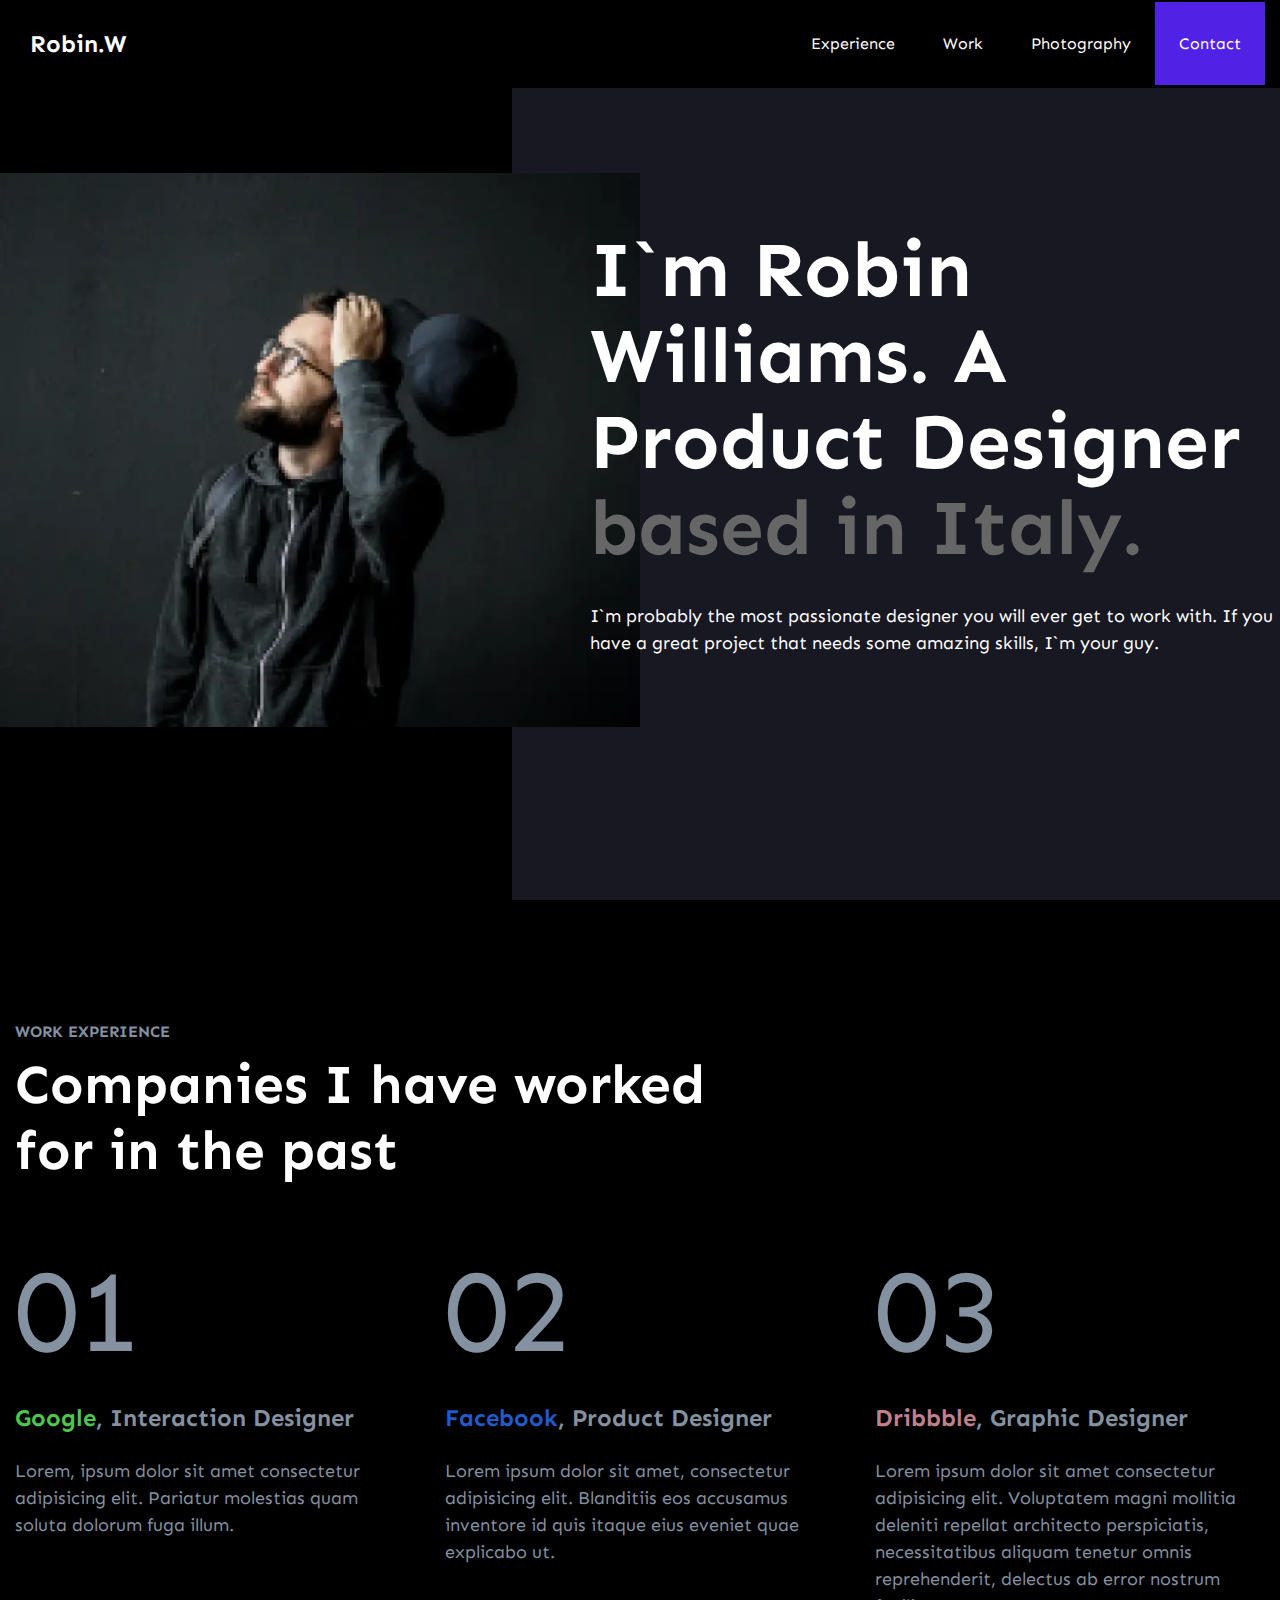
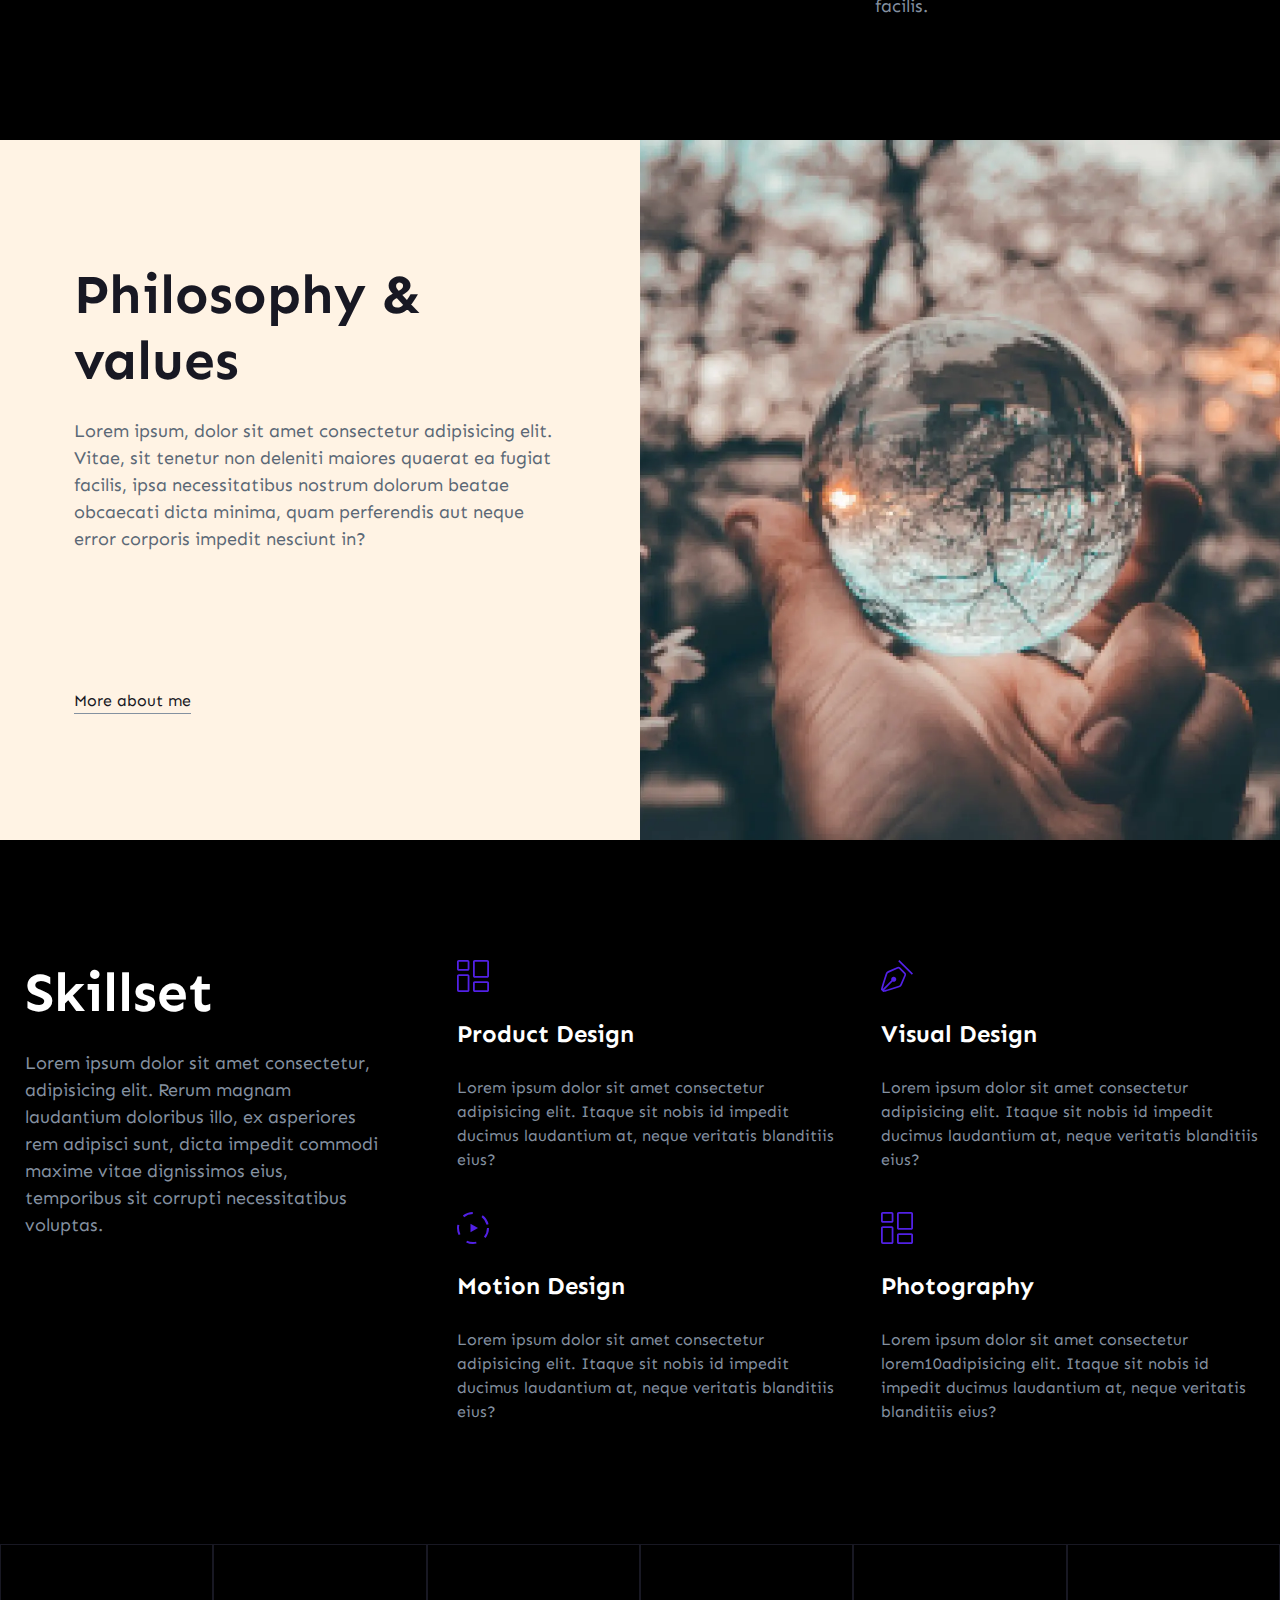
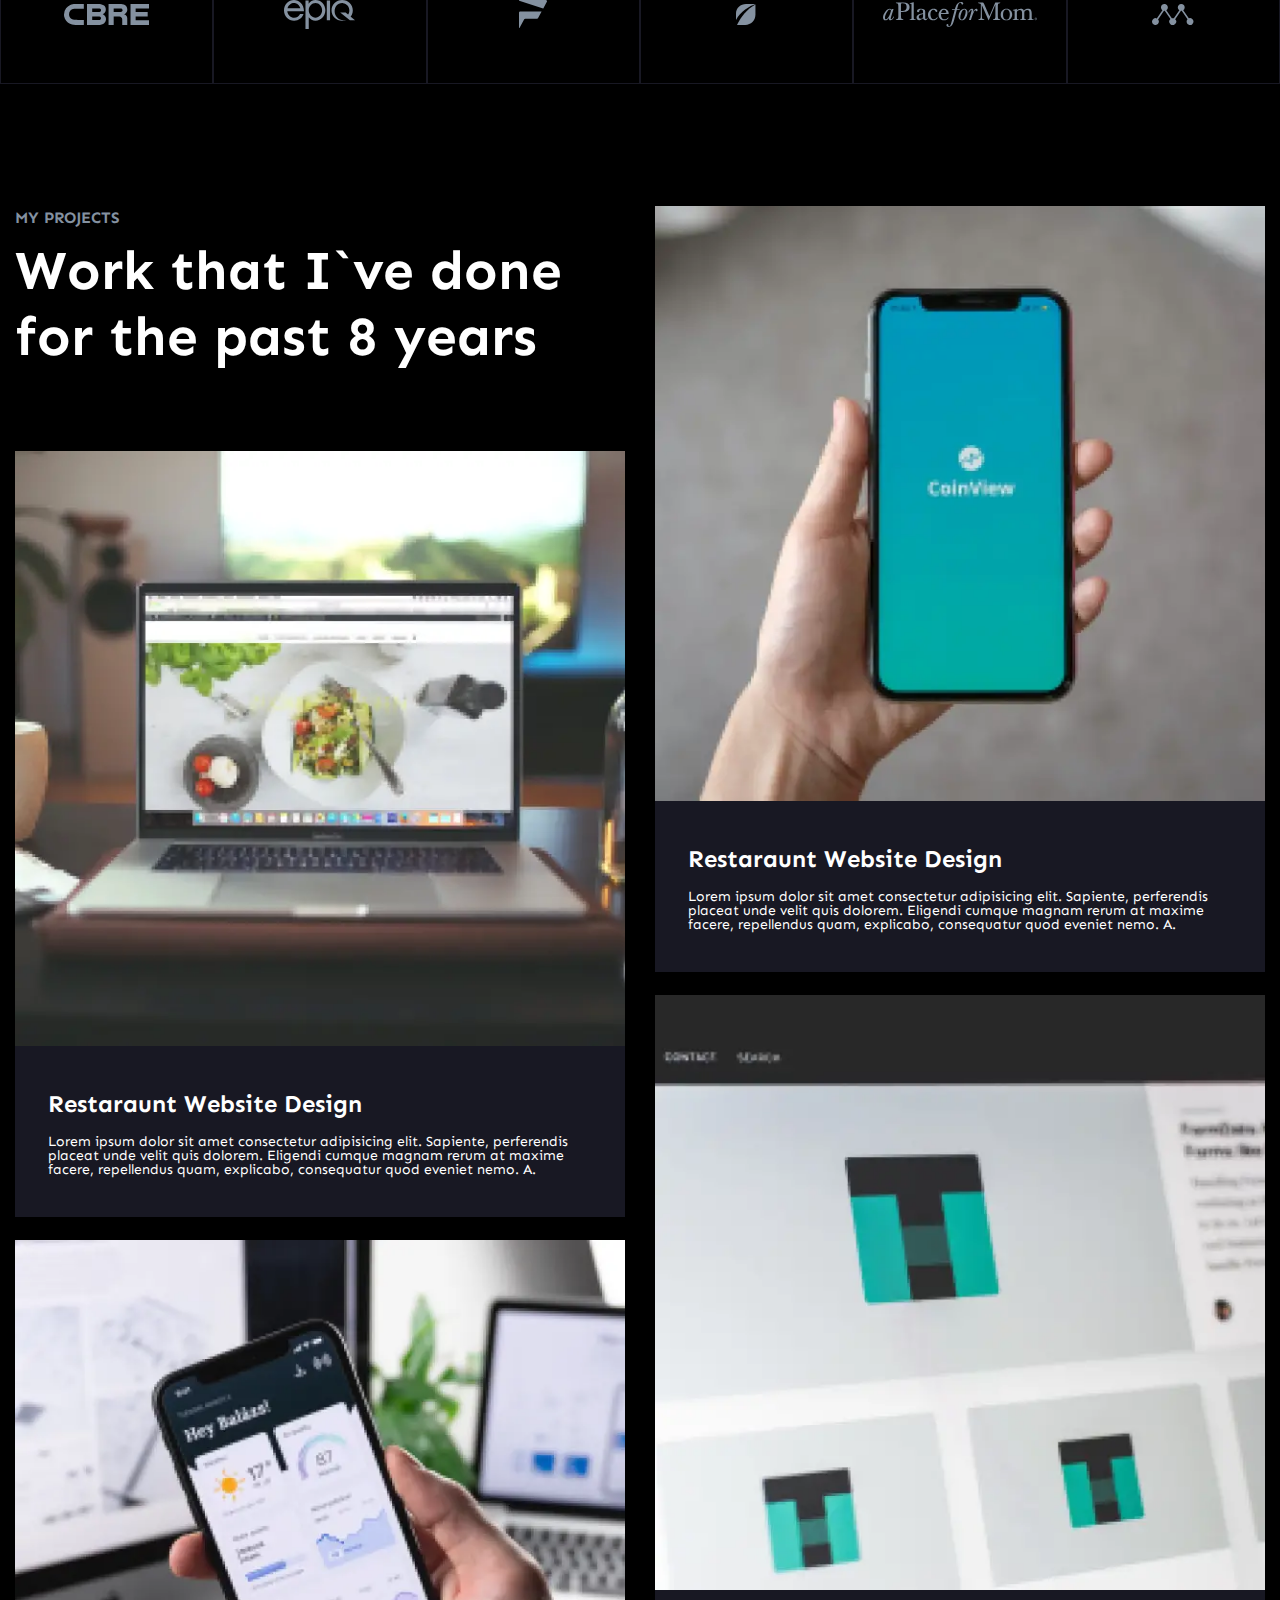
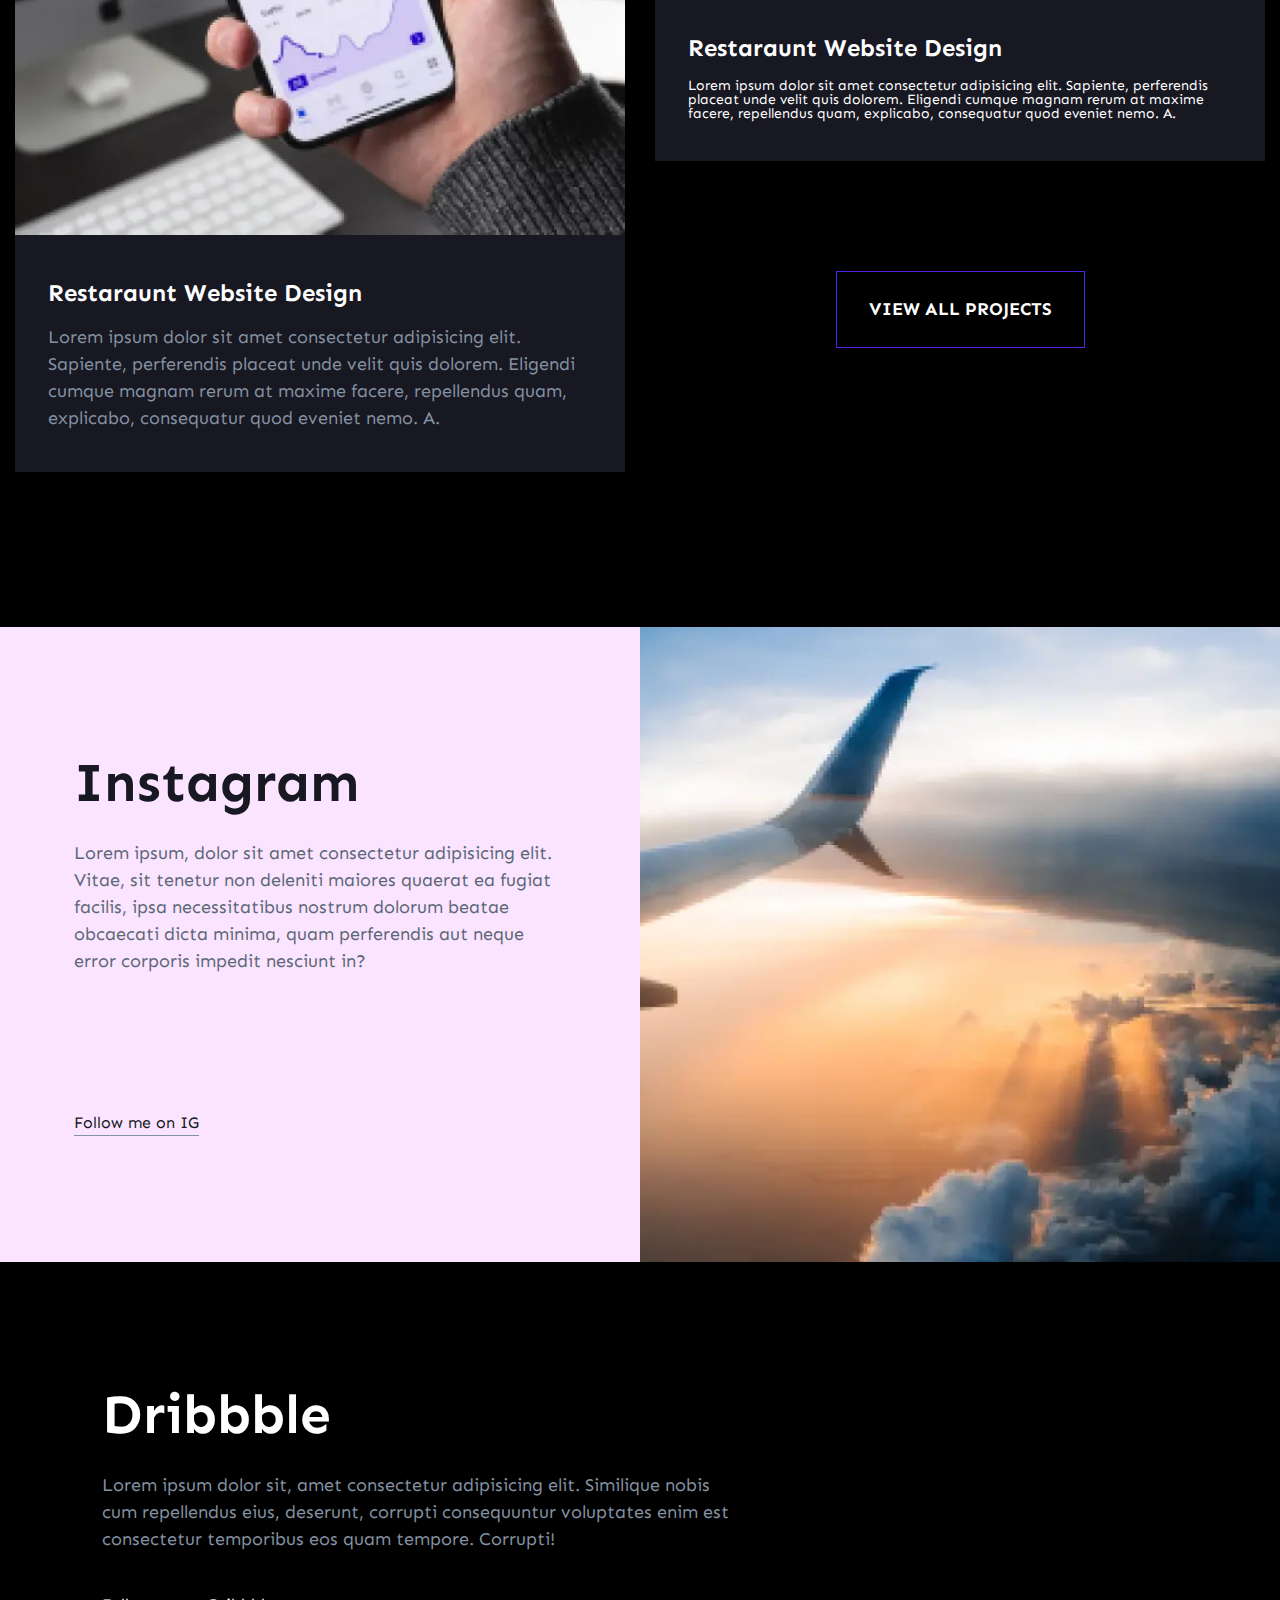
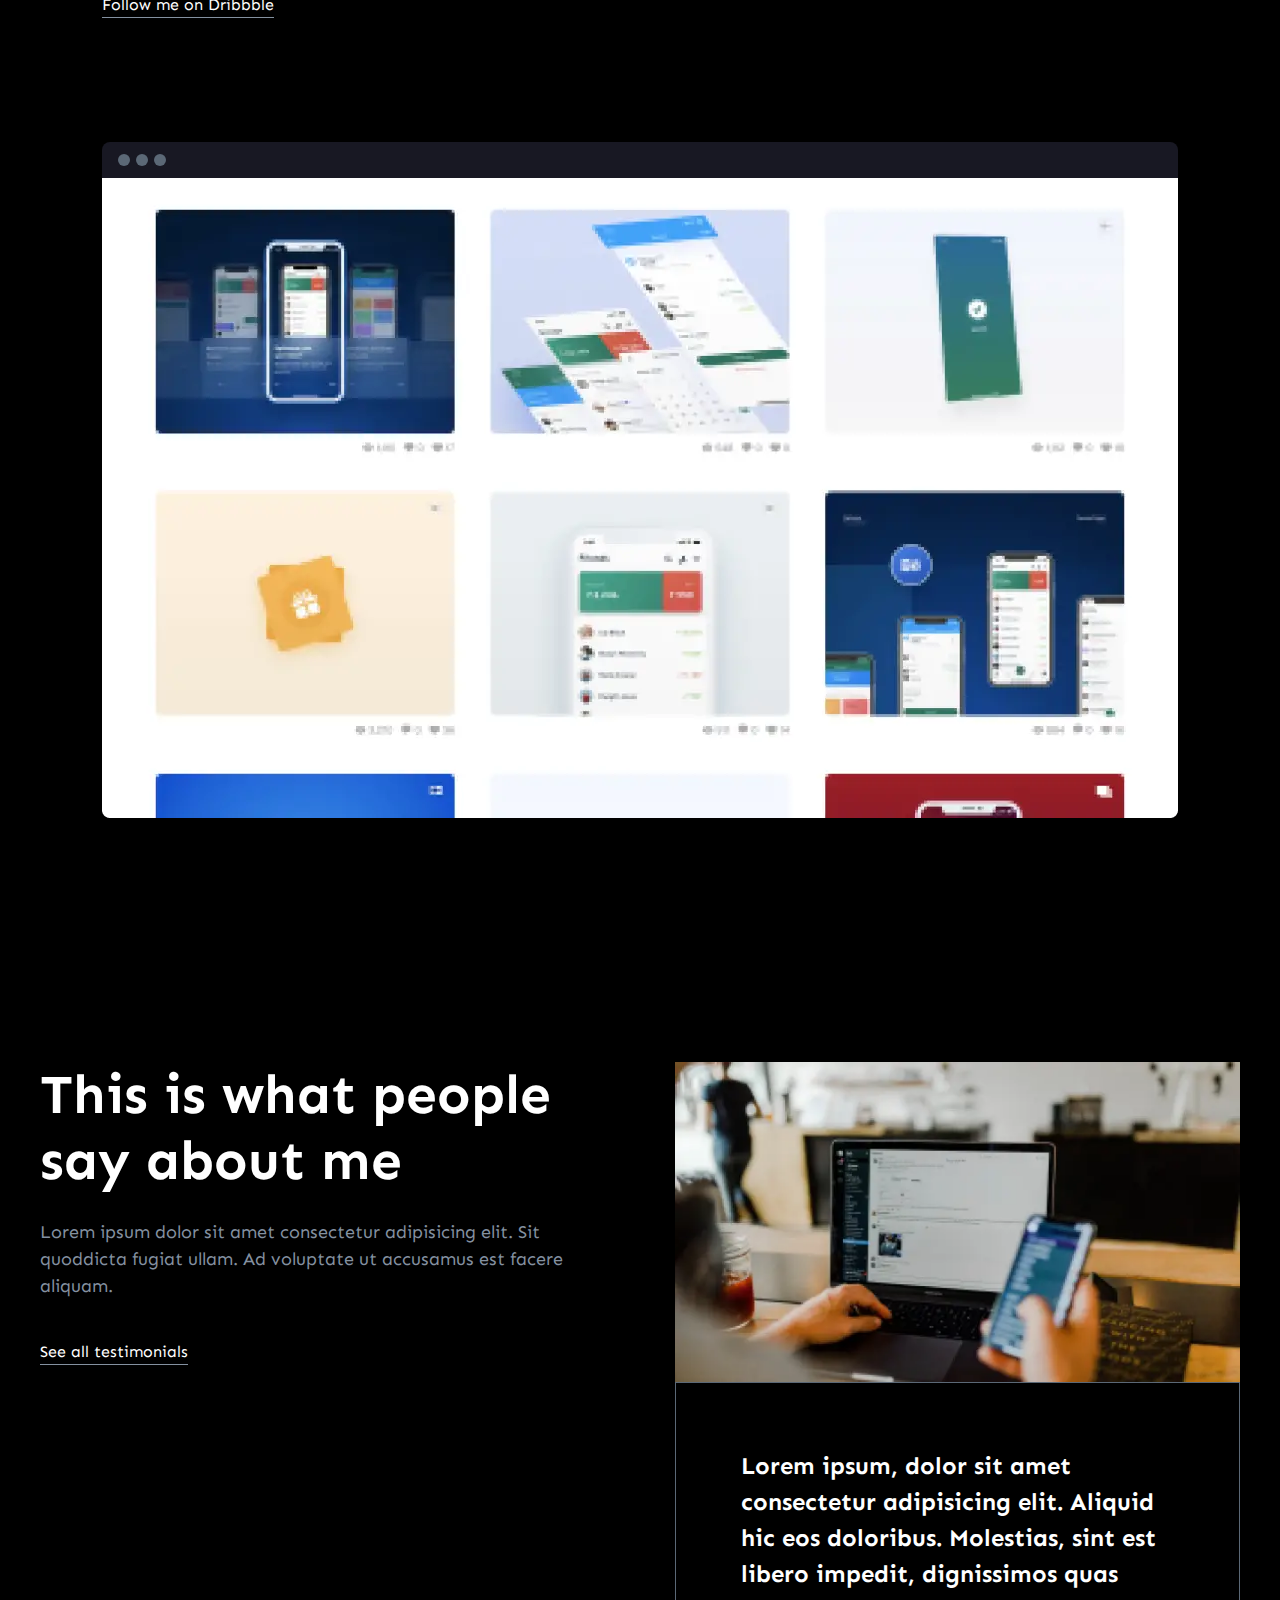
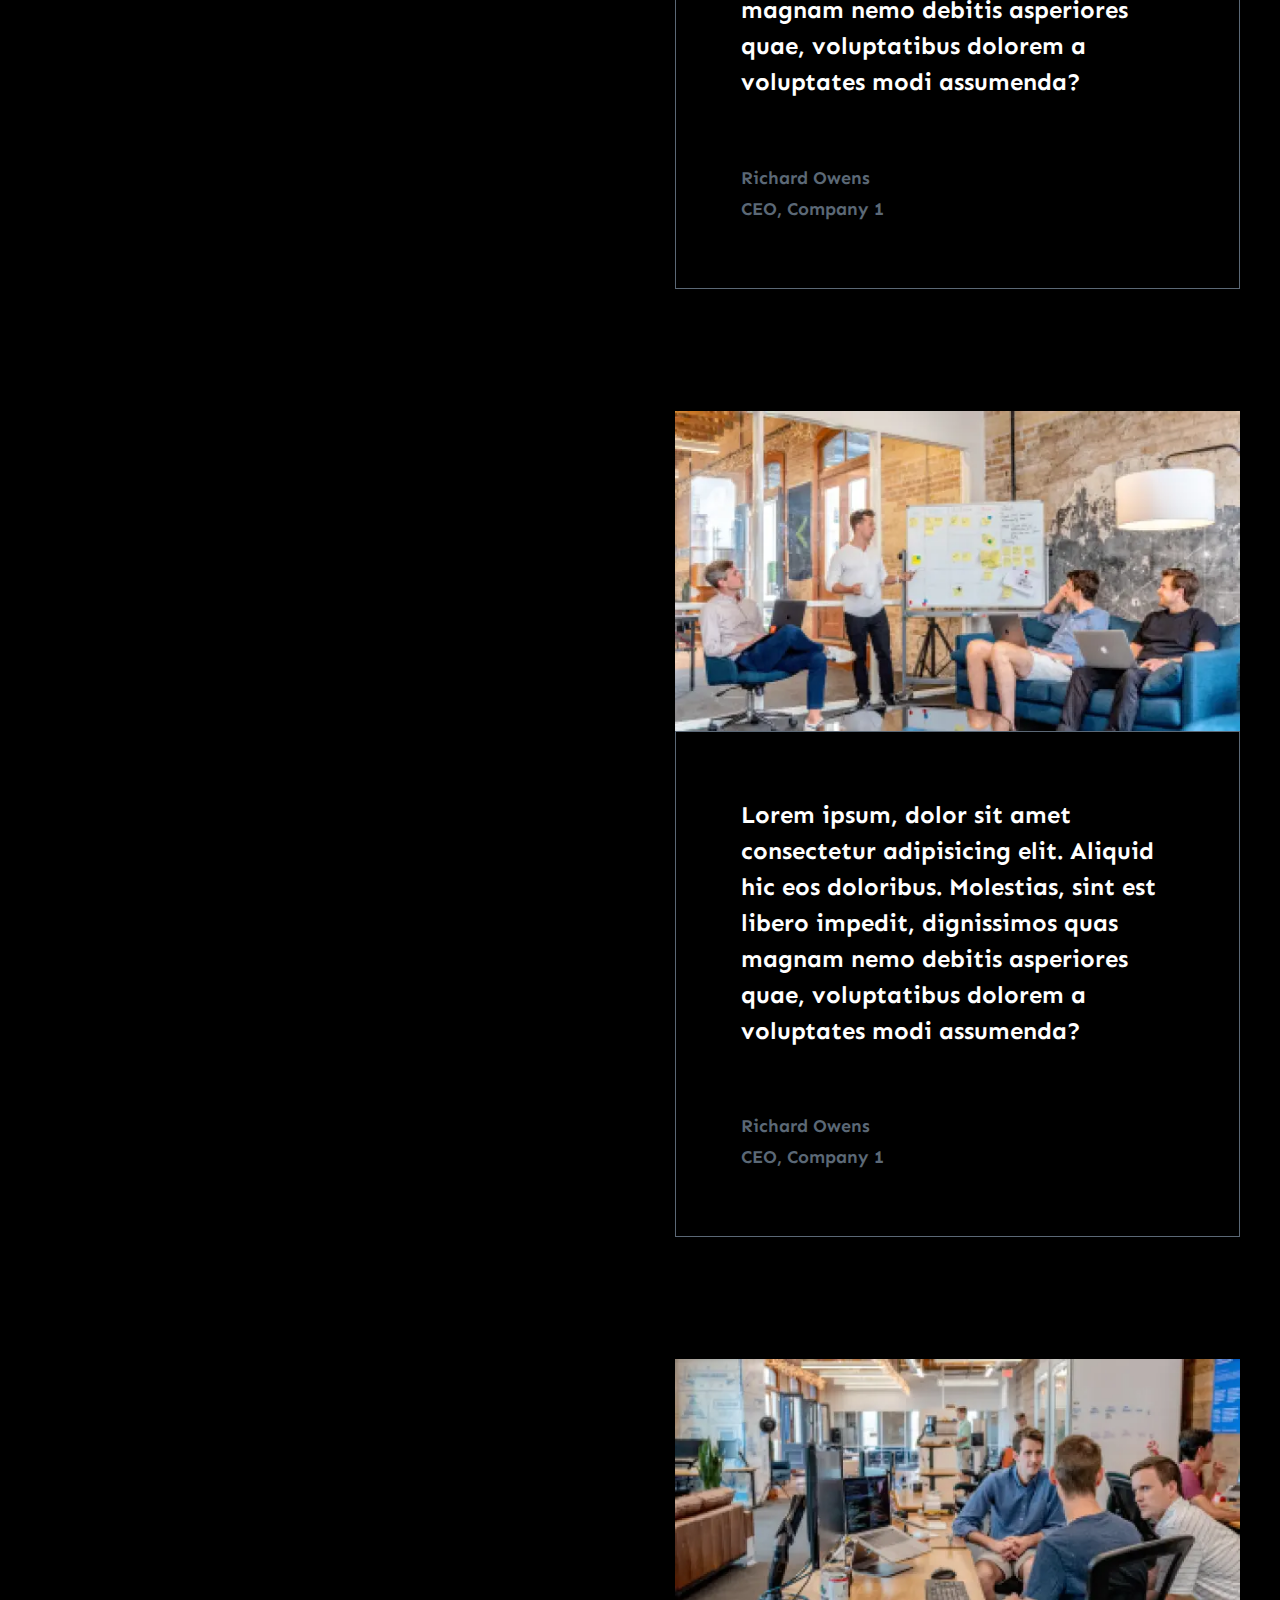
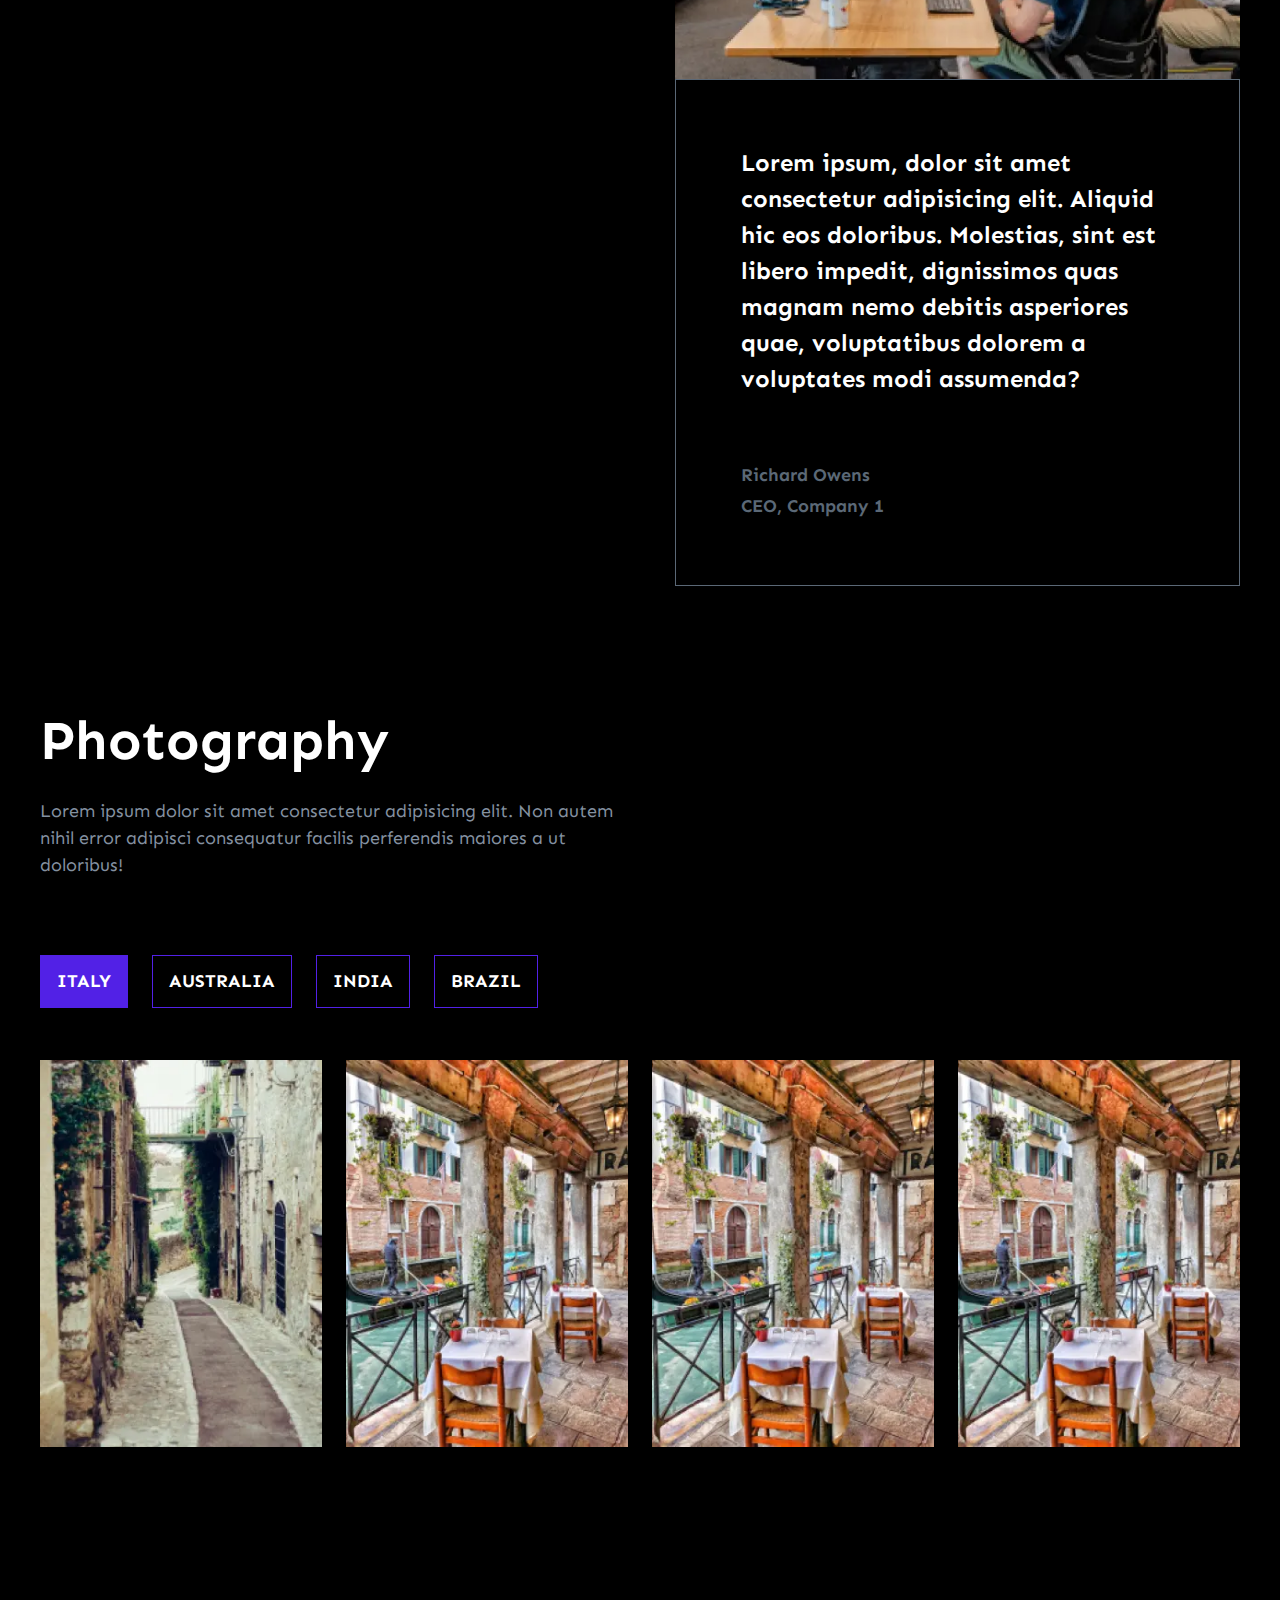
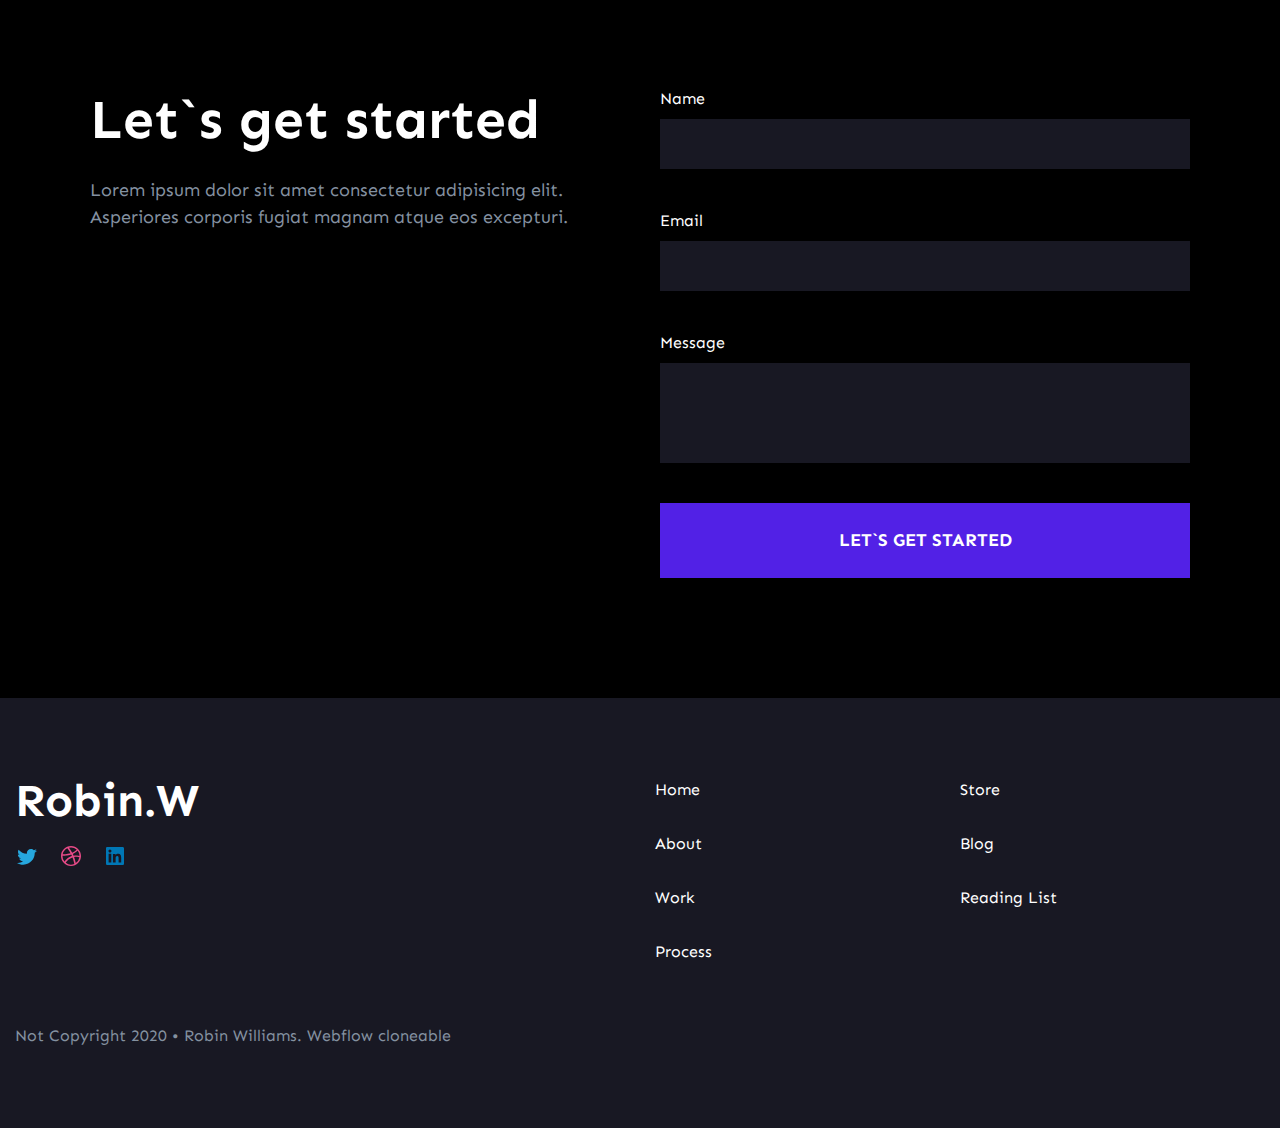
<file: index.html>
<!DOCTYPE html><html lang="ru"><head>	<title>Главная</title>	<meta charset="UTF-8">	<meta name="format-detection" content="telephone=no">	<link rel="stylesheet" href="css/style.min.css">	<link rel="shortcut icon" href="favicon.ico">	<link href="https://fonts.googleapis.com/css2?family=Sen:wght@400;700&display=swap" rel="stylesheet">	<meta name="viewport" content="width=device-width, initial-scale=1.0"></head><body>	<div class="wrapper">		<header class="header">	<div class="header__cap">		<div class="container">			<div class="header__body">				<a href="#" class="header__logo">Robin.W</a>				<div class="header__burger"></div>				<nav class="header__menu">					<ul class="header__list">						<li>							<a href="" class="header__link">Experience</a>						</li>						<li>							<a href="" class="header__link">Work </a>						</li>						<li>							<a href="" class="header__link">Photography</a>						</li>						<li>							<a href="" class="header__link header__link_bg">Contact</a>						</li>					</ul>				</nav>			</div>		</div>	</div>	<div class="header__wrap">		<div class="header-container">			<div class="header__row">				<div class="header__columns header__columns_1">					<div class="header__image">						<picture><source srcset="./img/01.webp" type="image/webp"><img src="./img/01.jpg" alt=""></picture>					</div>				</div>				<div class="header__columns header__columns_2">					<div class="header__content">						<div class="header__title">							<h1>I`m Robin Williams. A Product Designer <span>based in Italy.</span></h1>						</div>						<div class="header__text">							<p>I`m probably the most passionate designer you will ever get to work with. If you have a great project that needs some amazing skills, I`m your guy.</p>						</div>					</div>				</div>			</div>		</div>	</div></header>		<main class="main">			<section class="work">				<div class="container">					<div class="work__subtitle subtitle">Work Experience</div>					<h2 class="work__title title">Companies I have worked for in the past</h2>					<div class="work__row">						<div class="work__columns">							<div class="work__numeral">01</div>							<div class="work__subject work__subject_1"><span>Google</span>, Interaction Designer</div>							<div class="work__text text">Lorem, ipsum dolor sit amet consectetur adipisicing elit. Pariatur								molestias quam soluta dolorum fuga illum.</div>						</div>						<div class="work__columns">							<div class="work__numeral">02</div>							<div class="work__subject work__subject_2"><span>Facebook</span>, Product Designer</div>							<div class="work__text text">Lorem ipsum dolor sit amet, consectetur adipisicing elit. Blanditiis								eos accusamus inventore id quis itaque eius eveniet quae explicabo ut.</div>						</div>						<div class="work__columns">							<div class="work__numeral">03</div>							<div class="work__subject work__subject_3"><span>Dribbble</span>, Graphic Designer</div>							<div class="work__text text">Lorem ipsum dolor sit amet consectetur adipisicing elit. Voluptatem								magni mollitia deleniti repellat architecto perspiciatis, necessitatibus aliquam tenetur omnis								reprehenderit, delectus ab error nostrum facilis.</div>						</div>					</div>				</div>			</section>			<section class="philosophy">				<div class="philosophy__row">					<div class="philosophy__column">						<div class="philosophy__body">							<h2 class="philosophy__title title">Philosophy & values</h2>							<div class="philosophy__text">Lorem ipsum, dolor sit amet consectetur adipisicing elit. Vitae,								sit								tenetur non deleniti maiores quaerat ea fugiat facilis, ipsa necessitatibus nostrum dolorum								beatae obcaecati dicta minima, quam perferendis aut neque error corporis impedit nesciunt in?							</div>							<div class="philosophy__link link">								<a href="#">More about me</a>							</div>						</div>					</div>					<div class="philosophy__column">						<div class="philosophy__image ibg">							<picture><source srcset="./img/02.webp" type="image/webp"><img src="./img/02.png" alt=""></picture>						</div>					</div>				</div>			</section>			<section class="skillset">				<div class="container">					<div class="skillset__row">						<div class="skillset__columns skillset__columns_1">							<h2 class="skillset__title title">Skillset</h2>							<p class="skillset__text">Lorem ipsum dolor sit amet consectetur, adipisicing elit. Rerum magnam								laudantium doloribus illo, ex asperiores rem adipisci sunt, dicta impedit commodi maxime vitae								dignissimos eius, temporibus sit corrupti necessitatibus voluptas.</p>						</div>						<div class="skillset__columns skillset__columns_2">							<div class="skillset__body">								<div class="skillset__element">									<div class="skillset__image"><picture><source srcset="./img/03.svg" type="image/webp"><img src="./img/03.svg" alt=""></picture></div>									<div class="skillset__label">Product Design</div>									<div class="skillset__desc">Lorem ipsum dolor sit amet consectetur adipisicing elit. Itaque										sit nobis id impedit ducimus laudantium at, neque veritatis blanditiis eius?</div>								</div>								<div class="skillset__element">									<div class="skillset__image"><picture><source srcset="./img/04.svg" type="image/webp"><img src="./img/04.svg" alt=""></picture></div>									<div class="skillset__label">Visual Design</div>									<div class="skillset__desc">Lorem ipsum dolor sit amet consectetur adipisicing elit. Itaque										sit nobis id impedit ducimus laudantium at, neque veritatis blanditiis eius?</div>								</div>								<div class="skillset__element">									<div class="skillset__image"><picture><source srcset="./img/05.svg" type="image/webp"><img src="./img/05.svg" alt=""></picture></div>									<div class="skillset__label">Motion Design</div>									<div class="skillset__desc">Lorem ipsum dolor sit amet consectetur adipisicing elit. Itaque										sit nobis id impedit ducimus laudantium at, neque veritatis blanditiis eius?</div>								</div>								<div class="skillset__element">									<div class="skillset__image"><picture><source srcset="./img/03.svg" type="image/webp"><img src="./img/03.svg" alt=""></picture></div>									<div class="skillset__label">Photography</div>									<div class="skillset__desc">Lorem ipsum dolor sit amet consectetur lorem10adipisicing elit.										Itaque sit nobis id impedit ducimus laudantium at, neque veritatis blanditiis eius?</div>								</div>							</div>						</div>					</div>				</div>				<div class="skillset-container">					<div class="skillset__list">						<div class="skillset__item">							<picture><source srcset="./img/06.svg" type="image/webp"><img class="skillset__picture" src="./img/06.svg" alt=""></picture>						</div>						<div class="skillset__item">							<picture><source srcset="./img/07.svg" type="image/webp"><img class="skillset__picture" src="./img/07.svg" alt=""></picture>						</div>						<div class="skillset__item">							<picture><source srcset="./img/08.svg" type="image/webp"><img class="skillset__picture" src="./img/08.svg" alt=""></picture>						</div>						<div class="skillset__item">							<picture><source srcset="./img/09.svg" type="image/webp"><img class="skillset__picture" src="./img/09.svg" alt=""></picture>						</div>						<div class="skillset__item">							<picture><source srcset="./img/10.svg" type="image/webp"><img class="skillset__picture" src="./img/10.svg" alt=""></picture>						</div>						<div class="skillset__item">							<picture><source srcset="./img/11.svg" type="image/webp"><img class="skillset__picture" src="./img/11.svg" alt=""></picture>						</div>					</div>				</div>			</section>			<section class="project">				<div class="project-container">					<div class="project__row">						<div class="project__columns">							<div class="project__subtitle subtitle">My projects</div>							<h2 class="project__title title">Work that I`ve done for the past 8 years</h2>							<div class="project__body">								<div class="project__card">									<div class="project__item">										<div class="project__image"><a href="#"><picture><source srcset="./img/03.webp" type="image/webp"><img src="./img/03.png" alt=""></picture></a></div>										<div class="project__label label"><a href="">Restaraunt Website Design</a></div>										<div class="project__text">Lorem ipsum dolor sit amet consectetur adipisicing elit.											Sapiente,											perferendis placeat unde velit quis dolorem. Eligendi cumque magnam rerum at maxime											facere, repellendus quam, explicabo, consequatur quod eveniet nemo. A.</div>									</div>								</div>								<div class="project__card">									<div class="project__item">										<div class="project__image"><a href="#"><picture><source srcset="./img/05.webp" type="image/webp"><img src="./img/05.png" alt=""></picture></a></div>										<div class="project__label label"><a href="">Restaraunt Website Design</a></div>										<div class="project__text text">Lorem ipsum dolor sit amet consectetur adipisicing elit.											Sapiente, perferendis placeat unde velit quis dolorem. Eligendi cumque magnam rerum at											maxime facere, repellendus quam, explicabo, consequatur quod eveniet nemo. A.</div>									</div>								</div>							</div>						</div>						<div class="project__columns">							<div class="project__body">								<div class="project__card">									<div class="project__item">										<div class="project__image"><a href="#"><picture><source srcset="./img/04.webp" type="image/webp"><img src="./img/04.png" alt=""></picture></a></div>										<div class="project__label label"><a href="">Restaraunt Website Design</a></div>										<div class="project__text">Lorem ipsum dolor sit amet consectetur adipisicing elit.											Sapiente,											perferendis placeat unde velit quis dolorem. Eligendi cumque magnam rerum at maxime											facere, repellendus quam, explicabo, consequatur quod eveniet nemo. A.</div>									</div>								</div>								<div class="project__card">									<div class="project__item">										<div class="project__image"><a href="#"><picture><source srcset="./img/06.webp" type="image/webp"><img src="./img/06.png" alt=""></picture></a></div>										<div class="project__label label"><a href="">Restaraunt Website Design</a></div>										<div class="project__text">Lorem ipsum dolor sit amet consectetur adipisicing elit.											Sapiente, perferendis placeat unde velit quis dolorem. Eligendi cumque magnam rerum at											maxime facere, repellendus quam, explicabo, consequatur quod eveniet nemo. A.</div>									</div>								</div>							</div>							<div class="project__link">								<a href="" class="project__btn">View all projects</a>							</div>						</div>					</div>				</div>			</section>			<section class="instagram">				<div class="instagram__row">					<div class="instagram__column">						<div class="instagram__body">							<h2 class="instagram__title title">Instagram</h2>							<div class="instagram__text">Lorem ipsum, dolor sit amet consectetur adipisicing elit. Vitae,								sit								tenetur non deleniti maiores quaerat ea fugiat facilis, ipsa necessitatibus nostrum dolorum								beatae obcaecati dicta minima, quam perferendis aut neque error corporis impedit nesciunt in?							</div>							<div class="instagram__link link">								<a href="#">Follow me on IG</a>							</div>						</div>					</div>					<div class="instagram__column">						<div class="instagram__image ibg">							<picture><source srcset="./img/07.webp" type="image/webp"><img src="./img/07.png" alt=""></picture>						</div>					</div>				</div>			</section>			<section class="dribbble">				<div class="dribbble-container">					<h2 class="dribbble__title title">Dribbble</h2>					<p class="dribbble__text text">Lorem ipsum dolor sit, amet consectetur adipisicing elit. Similique nobis						cum repellendus eius, deserunt, corrupti consequuntur voluptates enim est consectetur temporibus eos						quam tempore. Corrupti!</p>					<div class="dribbble__link link"><a href="#">Follow me on Dribbble</a></div>					<div class="dribbble__body">						<span></span>						<div class="dribbble__image">							<picture><source srcset="./img/08.webp" type="image/webp"><img src="./img/08.png" alt=""></picture>						</div>					</div>				</div>			</section>			<section class="people">				<div class="people-container">					<div class="people__row">						<div class="people__columns">							<h2 class="people__title title">This is what people say about me</h2>							<div class="people__text text">Lorem ipsum dolor sit amet consectetur adipisicing elit. Sit quoddicta fugiat ullam. Ad voluptate ut accusamus est facere aliquam.</div>							<div class="people__link link"><a href="#">See all testimonials</a></div>						</div>						<div class="people__columns">							<div class="people__item">								<div class="people__image"><picture><source srcset="./img/09.webp" type="image/webp"><img src="./img/09.png" alt=""></picture></div>								<div class="people__body">									<div class="people__desc">Lorem ipsum, dolor sit amet consectetur adipisicing elit. Aliquid										hic eos doloribus. Molestias, sint est libero impedit, dignissimos quas magnam nemo										debitis asperiores quae, voluptatibus dolorem a voluptates modi assumenda?</div>									<div class="people__subject">										<p>Richard Owens</p>										<p>CEO, Company 1</p>									</div>								</div>							</div>							<div class="people__item">								<div class="people__image"><picture><source srcset="./img/10.webp" type="image/webp"><img src="./img/10.png" alt=""></picture></div>								<div class="people__body">									<div class="people__desc">Lorem ipsum, dolor sit amet consectetur adipisicing elit. Aliquid										hic eos doloribus. Molestias, sint est libero impedit, dignissimos quas magnam nemo										debitis asperiores quae, voluptatibus dolorem a voluptates modi assumenda?</div>									<div class="people__subject">										<p>Richard Owens</p>										<p>CEO, Company 1</p>									</div>								</div>							</div>							<div class="people__item">								<div class="people__image"><picture><source srcset="./img/11.webp" type="image/webp"><img src="./img/11.png" alt=""></picture></div>								<div class="people__body">									<div class="people__desc">Lorem ipsum, dolor sit amet consectetur adipisicing elit. Aliquid										hic eos doloribus. Molestias, sint est libero impedit, dignissimos quas magnam nemo										debitis asperiores quae, voluptatibus dolorem a voluptates modi assumenda?</div>									<div class="people__subject">										<p>Richard Owens</p>										<p>CEO, Company 1</p>									</div>								</div>							</div>						</div>					</div>				</div>			</section>			<section class="photography">				<div class="photography-container">					<h2 class="photography__title title">Photography</h2>					<div class="photography__text text">Lorem ipsum dolor sit amet consectetur adipisicing elit. Non autem						nihil error adipisci consequatur facilis perferendis maiores a ut doloribus!</div>					<nav class="photography__filter">						<ul class="photography__list">							<li data-filter="1" class="photography__item active">Italy</li>							<li data-filter="2" class="photography__item">Australia</li>							<li data-filter="3" class="photography__item">India</li>							<li data-filter="4" class="photography__item">Brazil</li>						</ul>					</nav>					<div class="photography__row">						<div class="photography__column t_1">							<div class="photography__image"><picture><source srcset="./img/12.webp" type="image/webp"><img src="./img/12.png" alt=""></picture></div>						</div>						<div class="photography__column t_1">							<div class="photography__image"><picture><source srcset="./img/13.webp" type="image/webp"><img src="./img/13.png" alt=""></picture></div>						</div>						<div class="photography__column t_1">							<div class="photography__image"><picture><source srcset="./img/13.webp" type="image/webp"><img src="./img/13.png" alt=""></picture></div>						</div>						<div class="photography__column t_1">							<div class="photography__image"><picture><source srcset="./img/13.webp" type="image/webp"><img src="./img/13.png" alt=""></picture></div>						</div>						<div class="photography__column t_2">							<div class="photography__image"><picture><source srcset="./img/13.webp" type="image/webp"><img src="./img/13.png" alt=""></picture></div>						</div>						<div class="photography__column t_3">							<div class="photography__image"><picture><source srcset="./img/14.webp" type="image/webp"><img src="./img/14.png" alt=""></picture></div>						</div>						<div class="photography__column t_4">							<div class="photography__image"><picture><source srcset="./img/15.webp" type="image/webp"><img src="./img/15.png" alt=""></picture></div>						</div>					</div>				</div>			</section>			<section class="start">				<div class="start-container">					<div class="start__row">						<div class="start__columns">							<h2 class="start__title title">Let`s get started</h2>							<p class="start__text text">Lorem ipsum dolor sit amet consectetur adipisicing elit. Asperiores								corporis fugiat magnam atque eos excepturi.</p>						</div>						<div class="start__columns">							<form action="#" class="start__form">								<div class="start__body">									<label class="start__name" for="name">Name</label>									<input class="start__username" id="name" type="text" name="User" required>								</div>								<div class="start__body">									<label class="start__email" for="email">Email</label>									<input class="start__post" id="email" type="email" name="Mail" required>								</div>								<div class="start__body">									<label class="start__message" for="message">Message</label>									<textarea class="start__textarea" id="message" name="Text" required></textarea>								</div>								<div class="start__body">									<button type="submit" class="start__button">Let`s get started</button>								</div>							</form>						</div>					</div>				</div>			</section>		</main>		<footer class="footer">	<div class="container">		<div class="footer__row">			<div class="footer__columns">				<a href="#" class="footer__logo">Robin.W</a>				<div class="footer__icons">					<a href="№" class="footer__icon"><picture><source srcset="./img/12.svg" type="image/webp"><img src="./img/12.svg" alt=""></picture></a>					<a href="№" class="footer__icon"><picture><source srcset="./img/13.svg" type="image/webp"><img src="./img/13.svg" alt=""></picture></a>					<a href="№" class="footer__icon"><picture><source srcset="./img/14.svg" type="image/webp"><img src="./img/14.svg" alt=""></picture></a>				</div>			</div>			<div class="footer__columns column">				<div class="column__columns">					<nav class="column__nav">						<ul class="column__list">							<li class="column__item"><a href="#">Home</a></li>							<li class="column__item"><a href="#">About</a></li>							<li class="column__item"><a href="#">Work</a></li>							<li class="column__item"><a href="#">Process</a></li>						</ul>					</nav>				</div>				<div class="column__columns">					<nav class="column__nav">						<ul class="column__list">							<li class="column__item"><a href="#">Store</a></li>							<li class="column__item"><a href="#">Blog</a></li>							<li class="column__item"><a href="#">Reading List</a></li>						</ul>					</nav>				</div>			</div>		</div>		<div class="footer__text">Not Copyright 2020 • Robin Williams. Webflow cloneable</div>	</div></footer>	</div>	<script src="js/script.min.js"></script></body></html>
</file>
<file: css/style.min.css>
*{padding:0;margin:0;border:0}*,:after,:before{-webkit-box-sizing:border-box;box-sizing:border-box}:active,:focus{outline:0}a:active,a:focus{outline:0}aside,footer,header,nav,section{display:block}body,html{height:100%;min-width:320px}body{line-height:1;font-family:Sen;-ms-text-size-adjust:100%;-moz-text-size-adjust:100%;-webkit-text-size-adjust:100%}button,input,textarea{font-family:Sen}input::-ms-clear{display:none}button{cursor:pointer}button::-moz-focus-inner{padding:0;border:0}a,a:visited{text-decoration:none}a:hover{text-decoration:none}ul li{list-style:none}img{vertical-align:top}h1,h2,h3,h4,h5,h6{font-weight:inherit;font-size:inherit}body{color:#000;font-size:14px}body.lock{overflow:hidden}.wrapper{width:100%;min-height:100vh;display:-webkit-box;display:-webkit-flex;display:-ms-flexbox;display:flex;-webkit-box-orient:vertical;-webkit-box-direction:normal;-webkit-flex-direction:column;-ms-flex-direction:column;flex-direction:column;overflow:hidden}.container{max-width:1250px;margin:0 auto;width:100%}.ibg{position:relative}.ibg img{position:absolute;width:100%;height:100%;top:0;left:0;-o-object-fit:cover;object-fit:cover}body.ie .ibg{background-position:center;background-size:cover;background-repeat:no-repeat}body.ie .ibg img{width:0;height:0;opacity:0;visibility:hidden}.header{background:-webkit-gradient(linear,left top,right top,from(#000),color-stop(40%,#000),color-stop(40%,#181823),color-stop(40%,#181823),color-stop(100%,#181823),to(#000));background:-o-linear-gradient(left,#000 0,#000 40%,#181823 40%,#181823 40%,#181823 100%,#000 100%);background:linear-gradient(to right,#000 0,#000 40%,#181823 40%,#181823 40%,#181823 100%,#000 100%);min-height:100vh;display:-webkit-box;display:-webkit-flex;display:-ms-flexbox;display:flex;-webkit-box-orient:vertical;-webkit-box-direction:normal;-webkit-flex-direction:column;-ms-flex-direction:column;flex-direction:column}.header__cap{position:fixed;width:100%;top:0;left:0;z-index:50}.header__cap::before{content:'';position:absolute;z-index:3;top:0;left:0;width:100%;height:100%;background-color:#000}.header__body{position:relative;z-index:4;display:-webkit-box;display:-webkit-flex;display:-ms-flexbox;display:flex;-webkit-box-pack:justify;-webkit-justify-content:space-between;-ms-flex-pack:justify;justify-content:space-between;height:88px;-webkit-box-align:center;-webkit-align-items:center;-ms-flex-align:center;align-items:center}.header__logo{position:relative;z-index:5;padding:15px;font-size:24px;font-weight:700;color:#fff}.header__burger{display:none}.header__list{position:relative;z-index:2;display:-webkit-box;display:-webkit-flex;display:-ms-flexbox;display:flex;font-size:16px}.header__link{color:#fff;padding:32px 24px}.header__link:hover{color:#666}.header__wrap{display:-webkit-box;display:-webkit-flex;display:-ms-flexbox;display:flex;-webkit-box-flex:1;-webkit-flex:1 1 auto;-ms-flex:1 1 auto;flex:1 1 auto;-webkit-box-align:center;-webkit-align-items:center;-ms-flex-align:center;align-items:center;-webkit-box-pack:center;-webkit-justify-content:center;-ms-flex-pack:center;justify-content:center;color:#fff}.header__row{display:-webkit-box;display:-webkit-flex;display:-ms-flexbox;display:flex}.header__columns{-webkit-box-flex:0;-webkit-flex:0 1 50%;-ms-flex:0 1 50%;flex:0 1 50%}.header__columns_2{position:relative}.header__image{text-align:center}.header__image img{max-width:100%}.header__content{position:absolute;display:-webkit-box;display:-webkit-flex;display:-ms-flexbox;display:flex;-webkit-box-orient:vertical;-webkit-box-direction:normal;-webkit-flex-direction:column;-ms-flex-direction:column;flex-direction:column;top:20%;left:-50px;max-width:750px}.header__title{font-weight:700;font-size:78px;line-height:1.1;margin:0 0 32px 0}.header__title span{color:#666}.header__text{font-size:18px;line-height:1.5}.header-container{max-width:1440px;margin:0 auto;width:100%}.footer{background-color:#181823;padding-top:80px;padding-bottom:80px;color:#fff}.footer__row{display:-webkit-box;display:-webkit-flex;display:-ms-flexbox;display:flex;margin:0 -15px 30px}.footer__columns{-webkit-box-flex:0;-webkit-flex:0 1 50%;-ms-flex:0 1 50%;flex:0 1 50%;padding:0 15px}.footer__logo{font-size:46px;font-weight:700;color:#fff}.footer__icons{display:-webkit-box;display:-webkit-flex;display:-ms-flexbox;display:flex}.footer__icon{margin:20px 20px 0 0}.footer__icon img{height:24px;width:24px}.footer__text{color:#8491a0;font-size:16px;line-height:1.5}.column{display:-webkit-box;display:-webkit-flex;display:-ms-flexbox;display:flex;margin:0 -15px}.column__columns{-webkit-box-flex:0;-webkit-flex:0 1 50%;-ms-flex:0 1 50%;flex:0 1 50%;padding:0 15px}.column__item{font-size:16px;line-height:1.5;margin:0 0 30px 0}.column__item a{color:#fff}.work{background-color:#000;padding-top:120px;color:#fff}.work__subtitle{margin:0 0 8px 0}.work__title{margin-bottom:40px;max-width:700px}.work__row{display:-webkit-box;display:-webkit-flex;display:-ms-flexbox;display:flex;-webkit-flex-wrap:wrap;-ms-flex-wrap:wrap;flex-wrap:wrap;margin:0 -20px}.work__columns{padding:0 20px;-webkit-box-flex:0;-webkit-flex:0 1 33.333%;-ms-flex:0 1 33.333%;flex:0 1 33.333%}.work__columns:last-child{margin-bottom:120px}.work__numeral{font-size:117px;line-height:1.5;color:#8491a0}.work__subject{font-weight:700;font-size:24px;line-height:1.5;color:#8491a0;margin-bottom:22px}.work__subject_1 span{color:#4dc74d}.work__subject_2 span{color:#2568e4e1}.work__subject_3 span{color:#c0818c}.work__text{color:#8491a0}.subtitle{font-weight:700;font-size:16px;line-height:1.5;text-transform:uppercase;color:#8491a0}.title{font-weight:700;font-size:55px;line-height:66px;line-height:1.2}.text{font-size:16px;line-height:1.5}.philosophy{background-color:#fff3e4}.philosophy__row{display:-webkit-box;display:-webkit-flex;display:-ms-flexbox;display:flex;-webkit-flex-wrap:wrap;-ms-flex-wrap:wrap;flex-wrap:wrap}.philosophy__column{-webkit-box-flex:0;-webkit-flex:0 0 50%;-ms-flex:0 0 50%;flex:0 0 50%}.philosophy__body{padding-top:120px;padding-bottom:124px;padding-right:72px;padding-left:72px}.philosophy__title{margin:0 0 24px 0;color:#181823}.philosophy__text{font-size:18px;line-height:1.5;color:#5b6876;margin-bottom:134px}.philosophy__link a{color:#181823}.philosophy__image{height:100%}.philosophy__image img{max-width:100%}.link{display:inline-block;font-size:16px;line-height:1.5;border-bottom:1px solid #8491a0}.skillset{background-color:#000;color:#fff;Padding-top:120px}.skillset__row{display:-webkit-box;display:-webkit-flex;display:-ms-flexbox;display:flex;Padding-bottom:120px}.skillset__columns_1{-webkit-box-flex:0;-webkit-flex:0 0 370px;-ms-flex:0 0 370px;flex:0 0 370px;padding:0 0 0 10px}.skillset__columns_2{margin:0 0 0 72px;-webkit-box-flex:1;-webkit-flex:1 1 auto;-ms-flex:1 1 auto;flex:1 1 auto}.skillset__title{margin-bottom:24px}.skillset__text{font-size:18px;color:#8491a0;line-height:1.5}.skillset__body{display:-webkit-box;display:-webkit-flex;display:-ms-flexbox;display:flex;-webkit-flex-wrap:wrap;-ms-flex-wrap:wrap;flex-wrap:wrap;margin:0 -20px}.skillset__element{-webkit-box-flex:0;-webkit-flex:0 1 50%;-ms-flex:0 1 50%;flex:0 1 50%;padding:0 20px 40px 20px}.skillset__element:last-child,.skillset__element:nth-last-child(2){padding:0 20px 0 20px}.skillset__image{height:32px;width:32px;margin:0 0 24px 0}.skillset__label{font-weight:700;font-size:24px;line-height:1.5;margin-bottom:24px}.skillset__desc{font-size:16px;color:#8491a0;line-height:1.5}.skillset__list{display:-webkit-box;display:-webkit-flex;display:-ms-flexbox;display:flex;-webkit-flex-wrap:wrap;-ms-flex-wrap:wrap;flex-wrap:wrap}.skillset__item{height:140px;display:-webkit-box;display:-webkit-flex;display:-ms-flexbox;display:flex;-webkit-box-align:center;-webkit-align-items:center;-ms-flex-align:center;align-items:center;-webkit-box-pack:center;-webkit-justify-content:center;-ms-flex-pack:center;justify-content:center;-webkit-box-flex:0;-webkit-flex:0 1 16.666%;-ms-flex:0 1 16.666%;flex:0 1 16.666%;border:1px solid #181823}.skillset-container{max-width:1440px;margin:0 auto;width:100%}.project{background-color:#000;color:#fff;padding-top:120px;padding-bottom:153px}.project__row{display:-webkit-box;display:-webkit-flex;display:-ms-flexbox;display:flex;margin:0 -15px}.project__columns{-webkit-box-flex:0;-webkit-flex:0 1 50%;-ms-flex:0 1 50%;flex:0 1 50%;padding:0 15px}.project__subtitle{margin:0 0 8px 0}.project__title{margin-bottom:80px}.project__body{display:-webkit-box;display:-webkit-flex;display:-ms-flexbox;display:flex;-webkit-box-orient:vertical;-webkit-box-direction:normal;-webkit-flex-direction:column;-ms-flex-direction:column;flex-direction:column;-webkit-box-align:center;-webkit-align-items:center;-ms-flex-align:center;align-items:center;-webkit-box-pack:center;-webkit-justify-content:center;-ms-flex-pack:center;justify-content:center}.project__card{margin-bottom:24px}.project__card:last-child{margin-bottom:0}.project__item{max-width:636px;background-color:#181823}.project__image{margin:0 0 40px 0}.project__image img{max-width:100%}.project__label{margin:0 0 13px 0;padding-right:32px;padding-left:32px}.project__label a{color:#fff}.project__text{padding-right:32px;padding-left:32px;padding-bottom:40px}.project__link{margin:110px 0 0 0;text-align:center}.project__btn{color:#fff;display:-webkit-inline-box;display:-webkit-inline-flex;display:-ms-inline-flexbox;display:inline-flex;font-weight:700;font-size:18px;line-height:1.5;text-transform:uppercase;border:1px solid #5221e6;padding:24px 32px}.project__btn:hover{background-color:#5221e6;-webkit-transition:1s ease;-o-transition:1s ease;transition:1s ease}.label{font-weight:700;font-size:24px;line-height:1.5}.project-container{max-width:1300px;margin:0 auto;width:100%;padding:0 15px}.instagram{background-color:#fbe4ff}.instagram__row{display:-webkit-box;display:-webkit-flex;display:-ms-flexbox;display:flex;-webkit-flex-wrap:wrap;-ms-flex-wrap:wrap;flex-wrap:wrap}.instagram__column{-webkit-box-flex:0;-webkit-flex:0 0 50%;-ms-flex:0 0 50%;flex:0 0 50%}.instagram__body{padding-top:120px;padding-bottom:124px;padding-right:72px;padding-left:72px}.instagram__title{margin:0 0 24px 0;color:#181823}.instagram__text{font-size:18px;line-height:1.5;color:#5b6876;margin-bottom:134px}.instagram__link a{color:#181823}.instagram__image{height:100%}.instagram__image img{max-width:100%}.dribbble{background-color:#000;color:#fff;padding-top:120px}.dribbble__title{margin:0 0 24px 0}.dribbble__text{max-width:640px;width:100%;margin:0 0 40px 0}.dribbble__link{margin-bottom:124px}.dribbble__link a{color:#fff}.dribbble__body{background-color:#181823;-webkit-border-radius:8px;border-radius:8px;position:relative}.dribbble__body::after{content:'';position:absolute;top:12px;left:52px;width:12px;height:12px;background-color:#5b6876;-webkit-border-radius:50%;border-radius:50%}.dribbble__body span::after{content:'';position:absolute;top:12px;left:16px;width:12px;height:12px;background-color:#5b6876;-webkit-border-radius:50%;border-radius:50%}.dribbble__body span::before{content:'';position:absolute;top:12px;left:34px;width:12px;height:12px;background-color:#5b6876;-webkit-border-radius:50%;border-radius:50%}.dribbble__image{padding:36px 0 0 0}.dribbble__image img{max-width:100%}.dribbble-container{max-width:1076px;margin:0 auto;width:100%}.text{font-size:18px;line-height:1.5;color:#8491a0}.people{background-color:#000;color:#fff;padding-top:240px}.people__row{display:-webkit-box;display:-webkit-flex;display:-ms-flexbox;display:flex;margin:0 -35px}.people__columns{-webkit-box-flex:0;-webkit-flex:0 1 50%;-ms-flex:0 1 50%;flex:0 1 50%;padding:0 35px}.people__title{margin-bottom:24px}.people__text{margin:0 0 40px 0}.people__link{margin:0 0 68px 0}.people__link a{color:#fff}.people__item{max-width:636px;margin-bottom:120px}.people__image img{width:100%}.people__body{padding-top:64px;padding-bottom:64px;padding-right:64px;padding-left:64px;border:1px solid #5b6876}.people__desc{font-weight:700;font-size:24px;line-height:1.5;margin-bottom:64px}.people__subject{font-weight:700;font-size:18px;line-height:1.5;color:#5b6876}.people__subject p{margin:0 0 4px 0}.people__subject p:last-child{margin:0}.people-container{max-width:1300px;margin:0 auto;width:100%}.photography{background-color:#000;color:#fff}.photography__title{margin:0 0 24px 0}.photography__text{max-width:600px;margin-bottom:76px}.photography__list{display:-webkit-box;display:-webkit-flex;display:-ms-flexbox;display:flex;-webkit-flex-wrap:wrap;-ms-flex-wrap:wrap;flex-wrap:wrap;margin:0 0 24px 0}.photography__item{cursor:pointer;font-weight:700;font-size:18px;line-height:1.5;text-transform:uppercase;border:1px solid #5221e6;padding:12px 16px;margin:0 24px 28px 0}.photography__item:last-child{margin:0 24px 28px 0}.photography__item.active{background-color:#5221e6}.photography__row{display:-webkit-box;display:-webkit-flex;display:-ms-flexbox;display:flex;-webkit-flex-wrap:wrap;-ms-flex-wrap:wrap;flex-wrap:wrap;margin:0 -12px}.photography__column{-webkit-box-flex:0;-webkit-flex:0 1 25%;-ms-flex:0 1 25%;flex:0 1 25%;padding:0 12px;margin:0 0 24px 0}.photography__image img{width:100%}.photography-container{max-width:1300px;margin:0 auto;width:100%}.start{background-color:#000;color:#fff;padding-top:216px;padding-bottom:120px}.start__row{display:-webkit-box;display:-webkit-flex;display:-ms-flexbox;display:flex;margin:0 -20px}.start__columns{-webkit-box-flex:0;-webkit-flex:0 1 50%;-ms-flex:0 1 50%;flex:0 1 50%;padding:0 20px}.start__title{margin:0 0 24px 0}.start__body{display:-webkit-box;display:-webkit-flex;display:-ms-flexbox;display:flex;-webkit-box-orient:vertical;-webkit-box-direction:normal;-webkit-flex-direction:column;-ms-flex-direction:column;flex-direction:column}.start__name{margin:0 0 8px 0;font-size:16px;line-height:1.5}.start__username{height:50px;background:#181823;color:#fff;padding:0 0 0 15px;margin:0 0 40px 0}.start__email{margin:0 0 8px 0;font-size:16px;line-height:1.5}.start__post{height:50px;background:#181823;color:#fff;padding:0 0 0 15px;margin:0 0 40px 0}.start__message{margin:0 0 8px 0;font-size:16px;line-height:1.5}.start__textarea{height:100px;background:#181823;color:#fff;padding:5px 0 0 10px;resize:none;margin:0 0 40px 0}.start__button{font-weight:700;font-size:18px;line-height:1.5;text-transform:uppercase;height:75px;color:#fff;background:#5221e6}.start-container{max-width:1100px;margin:0 auto;width:100%}@media (min-width:767.98px){.header__link_bg{background-color:#5221e6}.header__link_bg:hover{color:#fff;background-color:#401ea5;-webkit-transition:all .5s ease;-o-transition:all .5s ease;transition:all .5s ease}}@media (max-width:1440px){.philosophy__body{padding-top:-webkit-calc(48px + 72 * ((100vw - 320px)/ 930));padding-top:calc(48px + 72 * ((100vw - 320px)/ 930))}.philosophy__body{padding-bottom:-webkit-calc(51px + 73 * ((100vw - 320px)/ 930));padding-bottom:calc(51px + 73 * ((100vw - 320px)/ 930))}.philosophy__body{padding-right:-webkit-calc(20px + 52 * ((100vw - 320px)/ 930));padding-right:calc(20px + 52 * ((100vw - 320px)/ 930))}.philosophy__body{padding-left:-webkit-calc(20px + 52 * ((100vw - 320px)/ 930));padding-left:calc(20px + 52 * ((100vw - 320px)/ 930))}.philosophy__text{margin-bottom:-webkit-calc(67px + 67 * ((100vw - 320px)/ 930));margin-bottom:calc(67px + 67 * ((100vw - 320px)/ 930))}.instagram__body{padding-top:-webkit-calc(48px + 72 * ((100vw - 320px)/ 930));padding-top:calc(48px + 72 * ((100vw - 320px)/ 930))}.instagram__body{padding-bottom:-webkit-calc(51px + 73 * ((100vw - 320px)/ 930));padding-bottom:calc(51px + 73 * ((100vw - 320px)/ 930))}.instagram__body{padding-right:-webkit-calc(20px + 52 * ((100vw - 320px)/ 930));padding-right:calc(20px + 52 * ((100vw - 320px)/ 930))}.instagram__body{padding-left:-webkit-calc(20px + 52 * ((100vw - 320px)/ 930));padding-left:calc(20px + 52 * ((100vw - 320px)/ 930))}.instagram__text{margin-bottom:-webkit-calc(67px + 67 * ((100vw - 320px)/ 930));margin-bottom:calc(67px + 67 * ((100vw - 320px)/ 930))}}@media (max-width:1375px){.header__content{top:10%}}@media (max-width:1300px){.project{padding-top:-webkit-calc(60px + 60 * ((100vw - 320px)/ 930));padding-top:calc(60px + 60 * ((100vw - 320px)/ 930))}.project{padding-bottom:-webkit-calc(70px + 83 * ((100vw - 320px)/ 930));padding-bottom:calc(70px + 83 * ((100vw - 320px)/ 930))}.project__title{margin-bottom:-webkit-calc(50px + 30 * ((100vw - 320px)/ 930));margin-bottom:calc(50px + 30 * ((100vw - 320px)/ 930))}.project__card{margin-bottom:-webkit-calc(48px + -24 * ((100vw - 320px)/ 930));margin-bottom:calc(48px + -24 * ((100vw - 320px)/ 930))}.project__label{padding-right:-webkit-calc(10px + 22 * ((100vw - 320px)/ 930));padding-right:calc(10px + 22 * ((100vw - 320px)/ 930))}.project__label{padding-left:-webkit-calc(10px + 22 * ((100vw - 320px)/ 930));padding-left:calc(10px + 22 * ((100vw - 320px)/ 930))}.project__text{padding-right:-webkit-calc(10px + 22 * ((100vw - 320px)/ 930));padding-right:calc(10px + 22 * ((100vw - 320px)/ 930))}.project__text{padding-left:-webkit-calc(10px + 22 * ((100vw - 320px)/ 930));padding-left:calc(10px + 22 * ((100vw - 320px)/ 930))}.project__text{padding-bottom:-webkit-calc(40px + 0 * ((100vw - 320px)/ 930));padding-bottom:calc(40px + 0 * ((100vw - 320px)/ 930))}.people{padding-top:-webkit-calc(112px + 128 * ((100vw - 320px)/ 930));padding-top:calc(112px + 128 * ((100vw - 320px)/ 930))}.people__title{margin-bottom:-webkit-calc(16px + 8 * ((100vw - 320px)/ 930));margin-bottom:calc(16px + 8 * ((100vw - 320px)/ 930))}.people__item{margin-bottom:-webkit-calc(64px + 56 * ((100vw - 320px)/ 930));margin-bottom:calc(64px + 56 * ((100vw - 320px)/ 930))}.people__body{padding-top:-webkit-calc(32px + 32 * ((100vw - 320px)/ 930));padding-top:calc(32px + 32 * ((100vw - 320px)/ 930))}.people__body{padding-bottom:-webkit-calc(32px + 32 * ((100vw - 320px)/ 930));padding-bottom:calc(32px + 32 * ((100vw - 320px)/ 930))}.people__body{padding-right:-webkit-calc(32px + 32 * ((100vw - 320px)/ 930));padding-right:calc(32px + 32 * ((100vw - 320px)/ 930))}.people__body{padding-left:-webkit-calc(32px + 32 * ((100vw - 320px)/ 930));padding-left:calc(32px + 32 * ((100vw - 320px)/ 930))}.people__desc{margin-bottom:-webkit-calc(40px + 24 * ((100vw - 320px)/ 930));margin-bottom:calc(40px + 24 * ((100vw - 320px)/ 930))}.people-container{padding-right:40px;padding-left:40px}.photography__text{margin-bottom:-webkit-calc(52px + 24 * ((100vw - 320px)/ 930));margin-bottom:calc(52px + 24 * ((100vw - 320px)/ 930))}.photography-container{padding-right:40px;padding-left:40px}}@media (max-width:1300px) and (max-width:1090px){.people-container{padding-right:-webkit-calc(20px + 20 * ((100vw - 320px)/ 930));padding-right:calc(20px + 20 * ((100vw - 320px)/ 930))}.people-container{padding-left:-webkit-calc(20px + 20 * ((100vw - 320px)/ 930));padding-left:calc(20px + 20 * ((100vw - 320px)/ 930))}.photography-container{padding-right:-webkit-calc(20px + 20 * ((100vw - 320px)/ 930));padding-right:calc(20px + 20 * ((100vw - 320px)/ 930))}.photography-container{padding-left:-webkit-calc(20px + 20 * ((100vw - 320px)/ 930));padding-left:calc(20px + 20 * ((100vw - 320px)/ 930))}}@media (max-width:1262px){.container{max-width:970px}.header__text{font-size:14px}}@media (max-width:1250px){.footer{padding-top:-webkit-calc(50px + 30 * ((100vw - 320px)/ 930));padding-top:calc(50px + 30 * ((100vw - 320px)/ 930))}.footer{padding-bottom:-webkit-calc(50px + 30 * ((100vw - 320px)/ 930));padding-bottom:calc(50px + 30 * ((100vw - 320px)/ 930))}.work{padding-top:-webkit-calc(48px + 72 * ((100vw - 320px)/ 930));padding-top:calc(48px + 72 * ((100vw - 320px)/ 930))}.work__title{margin-bottom:-webkit-calc(20px + 20 * ((100vw - 320px)/ 930));margin-bottom:calc(20px + 20 * ((100vw - 320px)/ 930))}.work__columns:last-child{margin-bottom:-webkit-calc(48px + 72 * ((100vw - 320px)/ 930));margin-bottom:calc(48px + 72 * ((100vw - 320px)/ 930))}.work__subject{margin-bottom:-webkit-calc(16px + 6 * ((100vw - 320px)/ 930));margin-bottom:calc(16px + 6 * ((100vw - 320px)/ 930))}.title{font-size:-webkit-calc(32px + 23 * ((100vw - 320px)/ 930));font-size:calc(32px + 23 * ((100vw - 320px)/ 930))}.title{line-height:-webkit-calc(38px + 28 * ((100vw - 320px)/ 930));line-height:calc(38px + 28 * ((100vw - 320px)/ 930))}.skillset{Padding-top:-webkit-calc(60px + 60 * ((100vw - 320px)/ 930));Padding-top:calc(60px + 60 * ((100vw - 320px)/ 930))}.skillset__row{Padding-bottom:-webkit-calc(60px + 60 * ((100vw - 320px)/ 930));Padding-bottom:calc(60px + 60 * ((100vw - 320px)/ 930))}.skillset__title{margin-bottom:-webkit-calc(16px + 8 * ((100vw - 320px)/ 930));margin-bottom:calc(16px + 8 * ((100vw - 320px)/ 930))}.skillset__label{margin-bottom:-webkit-calc(16px + 8 * ((100vw - 320px)/ 930));margin-bottom:calc(16px + 8 * ((100vw - 320px)/ 930))}}@media (max-width:1235px){.header__content{top:15%}.header__title{font-size:60px}}@media (max-width:1100px){.start{padding-top:-webkit-calc(72px + 144 * ((100vw - 320px)/ 930));padding-top:calc(72px + 144 * ((100vw - 320px)/ 930))}.start{padding-bottom:-webkit-calc(48px + 72 * ((100vw - 320px)/ 930));padding-bottom:calc(48px + 72 * ((100vw - 320px)/ 930))}.start-container{padding-right:40px;padding-left:40px}}@media (max-width:1100px) and (max-width:1100px){.start-container{padding-right:-webkit-calc(20px + 20 * ((100vw - 320px)/ 930));padding-right:calc(20px + 20 * ((100vw - 320px)/ 930))}.start-container{padding-left:-webkit-calc(20px + 20 * ((100vw - 320px)/ 930));padding-left:calc(20px + 20 * ((100vw - 320px)/ 930))}}@media (max-width:1090px){.dribbble-container{padding-right:40px;padding-left:40px}}@media (max-width:1090px) and (max-width:1090px){.dribbble-container{padding-right:-webkit-calc(20px + 20 * ((100vw - 320px)/ 930));padding-right:calc(20px + 20 * ((100vw - 320px)/ 930))}.dribbble-container{padding-left:-webkit-calc(20px + 20 * ((100vw - 320px)/ 930));padding-left:calc(20px + 20 * ((100vw - 320px)/ 930))}}@media (max-width:1076px){.dribbble{padding-top:-webkit-calc(60px + 60 * ((100vw - 320px)/ 930));padding-top:calc(60px + 60 * ((100vw - 320px)/ 930))}.dribbble__link{margin-bottom:-webkit-calc(68px + 56 * ((100vw - 320px)/ 930));margin-bottom:calc(68px + 56 * ((100vw - 320px)/ 930))}}@media (max-width:1048px){.header__content{top:5%}}@media (max-width:991.98px){.container{max-width:750px}.header__content{top:20%}.header__title{font-size:45px}.skillset__columns{-webkit-box-flex:0;-webkit-flex:0 1 50%;-ms-flex:0 1 50%;flex:0 1 50%}.skillset__body{margin:0 -10px}.skillset__element{padding:0 10px 40px}.skillset__element:last-child,.skillset__element:nth-last-child(2){padding:0 10px 0}.skillset__item{-webkit-box-flex:0;-webkit-flex:0 1 33.333%;-ms-flex:0 1 33.333%;flex:0 1 33.333%}.skillset__item{-webkit-box-flex:0;-webkit-flex:0 1 50%;-ms-flex:0 1 50%;flex:0 1 50%}.skillset-container{max-width:750px}.project__columns{-webkit-box-flex:1;-webkit-flex:1 1 100%;-ms-flex:1 1 100%;flex:1 1 100%}.project__columns:first-child{margin-bottom:30px}.photography__column{-webkit-box-flex:0;-webkit-flex:0 1 50%;-ms-flex:0 1 50%;flex:0 1 50%}}@media (max-width:991.98px) and (max-width:1300px){.project__columns:first-child{margin-bottom:-webkit-calc(48px + -18 * ((100vw - 320px)/ 930));margin-bottom:calc(48px + -18 * ((100vw - 320px)/ 930))}}@media (max-width:767.98px){.container{max-width:none;padding:0 10px}.header{background:#000}.header__body{height:72px}.header__burger{display:block;position:relative;margin:0 20px 0 0;width:30px;height:30px;cursor:pointer;z-index:3}.header__burger::after,.header__burger::before{content:'';background:#c4c4c4;position:absolute;height:3px;-webkit-transition:all .3s ease 0s;-o-transition:all .3s ease 0s;transition:all .3s ease 0s}.header__burger::before{width:18px;left:6px;top:10px}.header__burger::after{width:13px;left:10px;bottom:7px}.header__burger.active::before{-webkit-transform:rotate(45deg);-ms-transform:rotate(45deg);transform:rotate(45deg);top:15px;left:6px}.header__burger.active::after{-webkit-transform:rotate(-45deg);-ms-transform:rotate(-45deg);transform:rotate(-45deg);left:6px;bottom:12px;width:18px}.header__menu{position:fixed;top:0;right:-100%;width:100%;height:100%;overflow:auto;background-color:#000;padding:100px 0 0 0;-webkit-transition:all .4s ease 0s;-o-transition:all .4s ease 0s;transition:all .4s ease 0s}.header__menu.active{right:0}.header__list li{margin:0 0 40px 0;text-align:center}.header__list{display:block}.header__link{font-size:24px;padding:0}.header__link:hover:hover{color:#fff}.header__row{-webkit-flex-wrap:wrap;-ms-flex-wrap:wrap;flex-wrap:wrap;margin:0}.header__columns{-webkit-box-flex:0;-webkit-flex:0 1 100%;-ms-flex:0 1 100%;flex:0 1 100%}.header__image img{max-width:320px;margin:0 0 10px 0}.header__content{position:static;margin:0 0 -60px 0}.header__title{margin:0 0 20px 0;font-size:32px;padding:0 10px;text-align:center}.header__text{text-align:center;padding:0 10px;font-size:14px}.work__row{margin:0 -15px}.work__columns{padding:0 15px}.philosophy__column{-webkit-box-flex:0;-webkit-flex:0 0 100%;-ms-flex:0 0 100%;flex:0 0 100%}.skillset__row{-webkit-flex-wrap:wrap;-ms-flex-wrap:wrap;flex-wrap:wrap}.skillset__columns{-webkit-box-flex:0;-webkit-flex:0 1 100%;-ms-flex:0 1 100%;flex:0 1 100%}.skillset__columns_1{margin:0 0 48px 0;padding:0 20px}.skillset__columns_2{margin:0 20px}.project__row{-webkit-flex-wrap:wrap;-ms-flex-wrap:wrap;flex-wrap:wrap}.project__link{margin-top:110px}.project-container{max-width:636px;padding:0 10px}.instagram__column{-webkit-box-flex:0;-webkit-flex:0 0 100%;-ms-flex:0 0 100%;flex:0 0 100%}.people__row{-webkit-flex-wrap:wrap;-ms-flex-wrap:wrap;flex-wrap:wrap}.people__columns{-webkit-box-flex:0;-webkit-flex:0 1 100%;-ms-flex:0 1 100%;flex:0 1 100%}.people__item{max-width:100%}}@media (max-width:767.98px) and (max-width:767.68px){.project__link{margin-top:-webkit-calc(60px + 50 * ((100vw - 320px)/ 930));margin-top:calc(60px + 50 * ((100vw - 320px)/ 930))}}@media (max-width:600px){.footer__row{-webkit-flex-wrap:wrap;-ms-flex-wrap:wrap;flex-wrap:wrap}.footer__columns{-webkit-box-flex:0;-webkit-flex:0 1 100%;-ms-flex:0 1 100%;flex:0 1 100%}.footer__icon{margin:20px 20px 50px 0}.column{-webkit-flex-wrap:wrap;-ms-flex-wrap:wrap;flex-wrap:wrap}.column__columns{-webkit-box-flex:0;-webkit-flex:0 1 100%;-ms-flex:0 1 100%;flex:0 1 100%}.start__row{-webkit-flex-wrap:wrap;-ms-flex-wrap:wrap;flex-wrap:wrap}.start__columns{-webkit-box-flex:0;-webkit-flex:0 1 100%;-ms-flex:0 1 100%;flex:0 1 100%}.start__text{margin:0 0 48px 0}}@media (max-width:500px){.work__columns{-webkit-box-flex:0;-webkit-flex:0 1 100%;-ms-flex:0 1 100%;flex:0 1 100%}}@media (max-width:479.98px){.skillset__element{-webkit-box-flex:0;-webkit-flex:0 1 100%;-ms-flex:0 1 100%;flex:0 1 100%}.skillset__element:nth-last-child(2){padding:0 10px 40px 10px}.photography__column{-webkit-box-flex:0;-webkit-flex:0 1 100%;-ms-flex:0 1 100%;flex:0 1 100%}}
</file>
